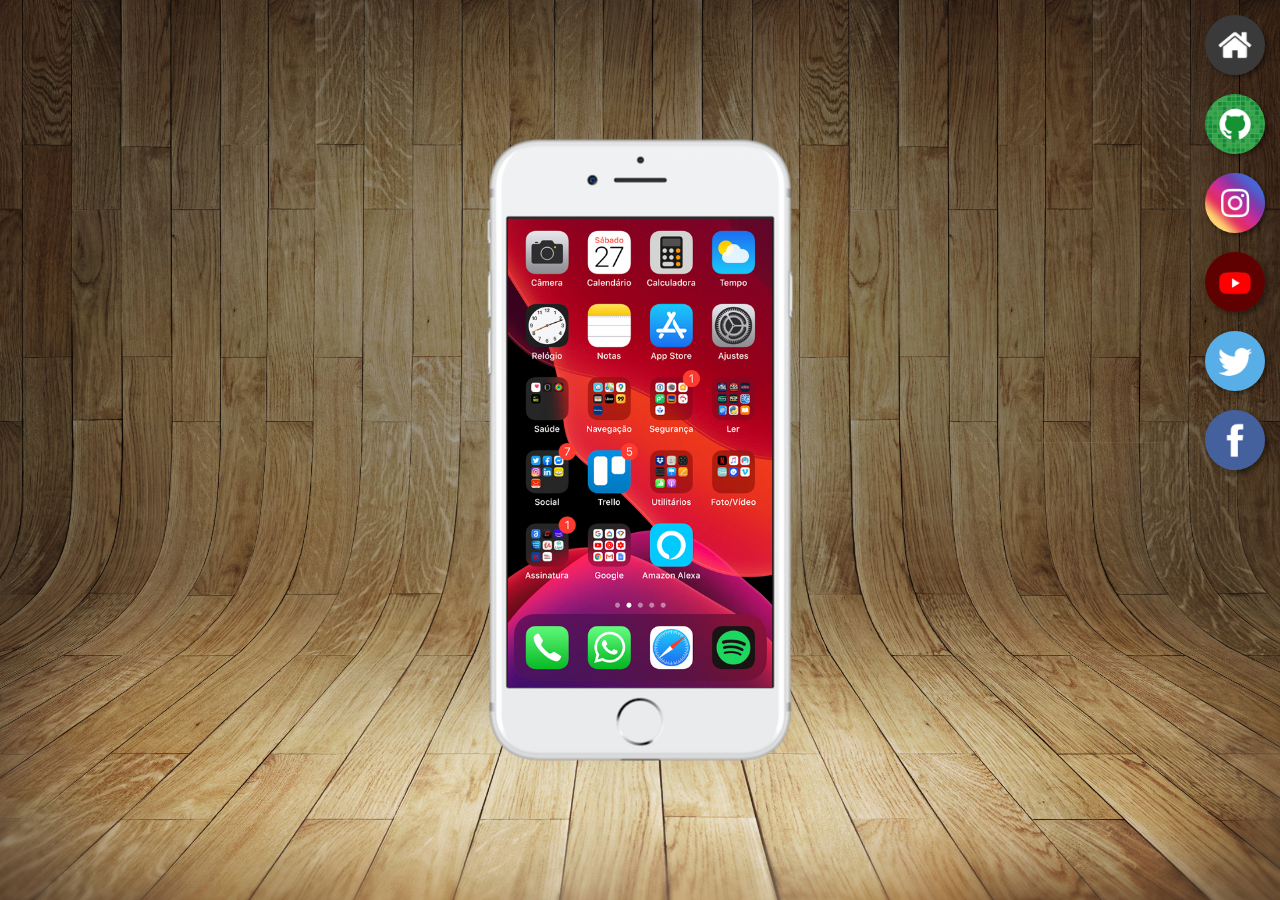
<file: index.html>
<!DOCTYPE html>
<html lang="pt-br">

<head>
    <meta charset="UTF-8">
    <meta http-equiv="X-UA-Compatible" content="IE=edge">
    <meta name="viewport" content="width=device-width, initial-scale=1.0">
    <link rel="shortcut icon" href="favicon.ico" type="image/x-icon">
    <link rel="stylesheet" href="estilos/style.css">
    <title>Projeto Rede Social</title>
</head>

<body>
    <main>
        <section id="celular">
            <iframe src="home.html" name="tela" id="tela" frameborder="0">
            </iframe>

        </section>
        <section id="icones_sociais">
            <a href="home.html" target="tela"><img src="img/logo-home.jpg" alt="Home"></a>

            <a href="github.html" target="tela"><img src="img/logo-github.jpg" alt="Github"></a>

            <a href="instagram.html" target="tela"><img src="img/logo-instagram.jpg" alt="Instagram"></a>

            <a href="youtube.html" target="tela"><img src="img/logo-youtube.jpg" alt="Youtube"></a>

            <a href="" target="tela"><img src="img/logo-twitter.jpg" alt="Twitter"></a>

            <a href="" target="tela"><img src="img/logo-facebook.jpg" alt="Facebook"></a>
        </section>
    </main>
</body>

</html>
</file>
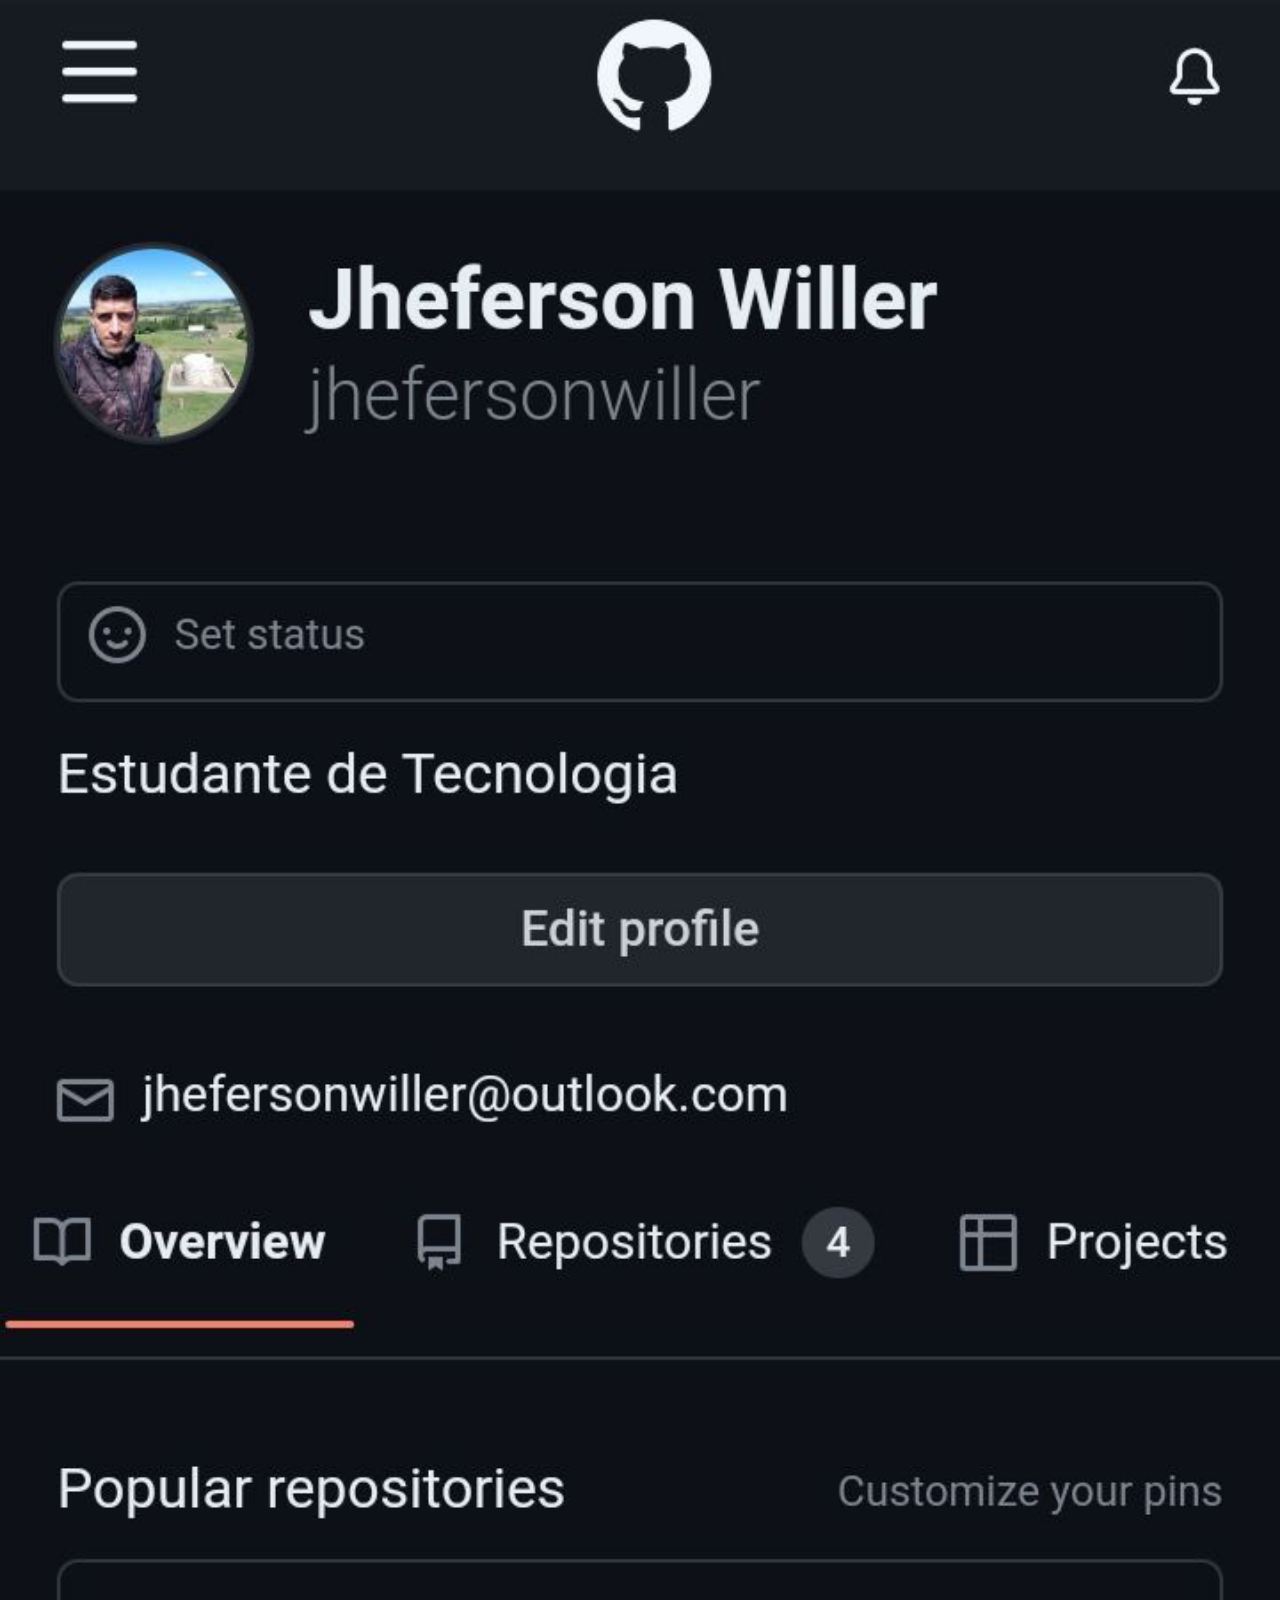
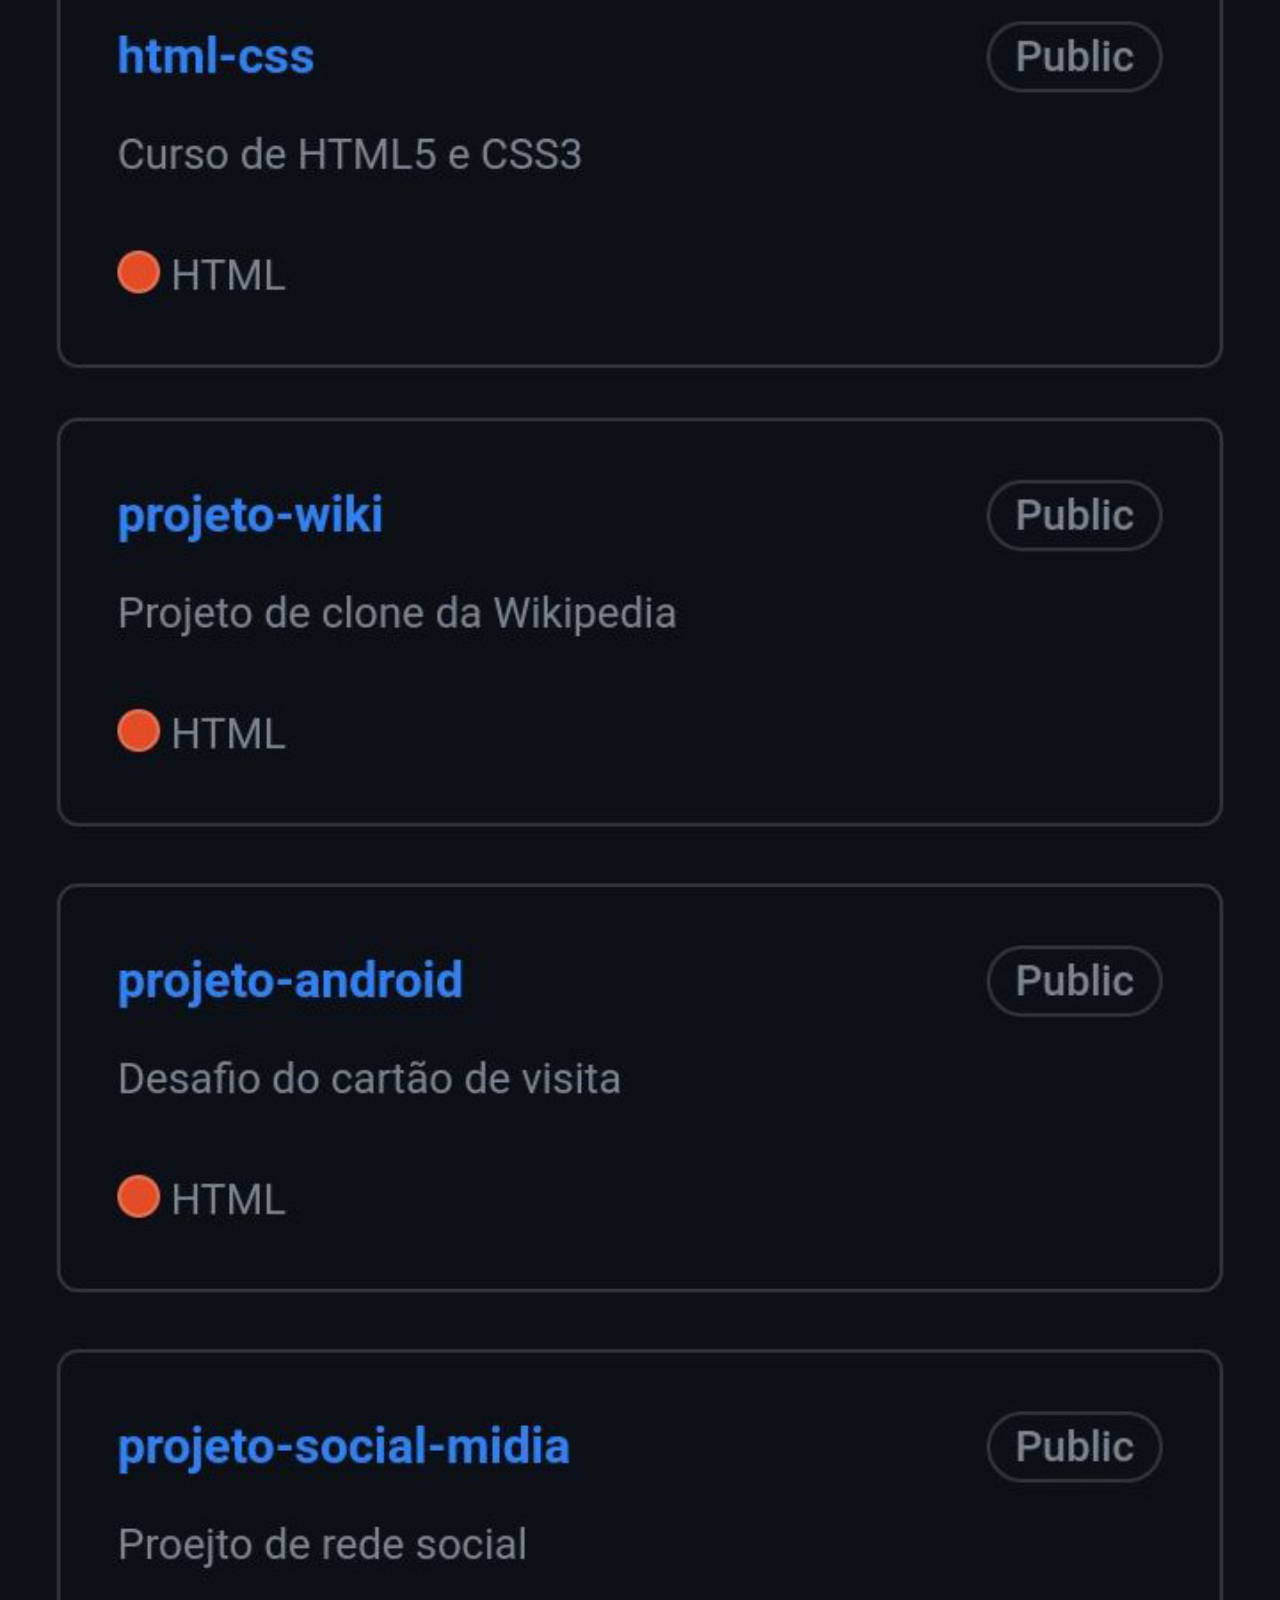
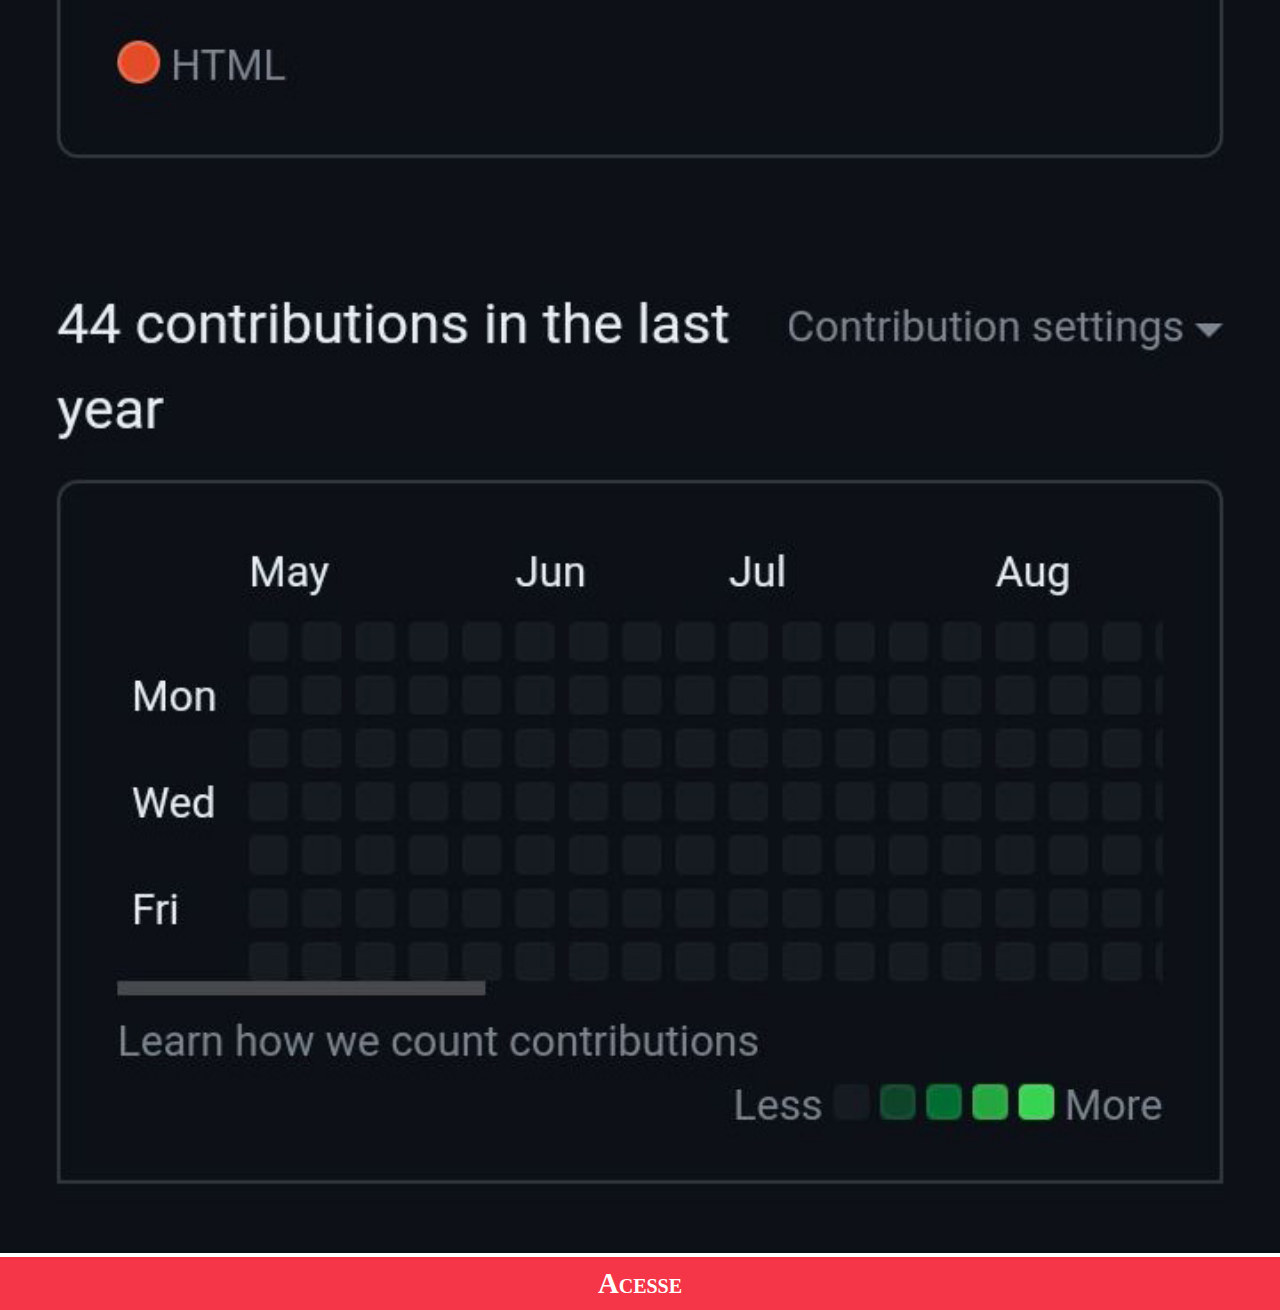
<file: github.html>
<!DOCTYPE html>
<html lang="pt-br">

<head>
    <meta charset="UTF-8">
    <meta http-equiv="X-UA-Compatible" content="IE=edge">
    <meta name="viewport" content="width=device-width, initial-scale=1.0">
    <link rel="stylesheet" href="estilos/sites.css">
    <title>Github</title>
</head>

<body>
    <img src="img/tela-github.jpg" alt="Github">
    <a href="https://github.com/jhefersonwiller" target="_blank">Acesse</a>
</body>

</html>
</file>
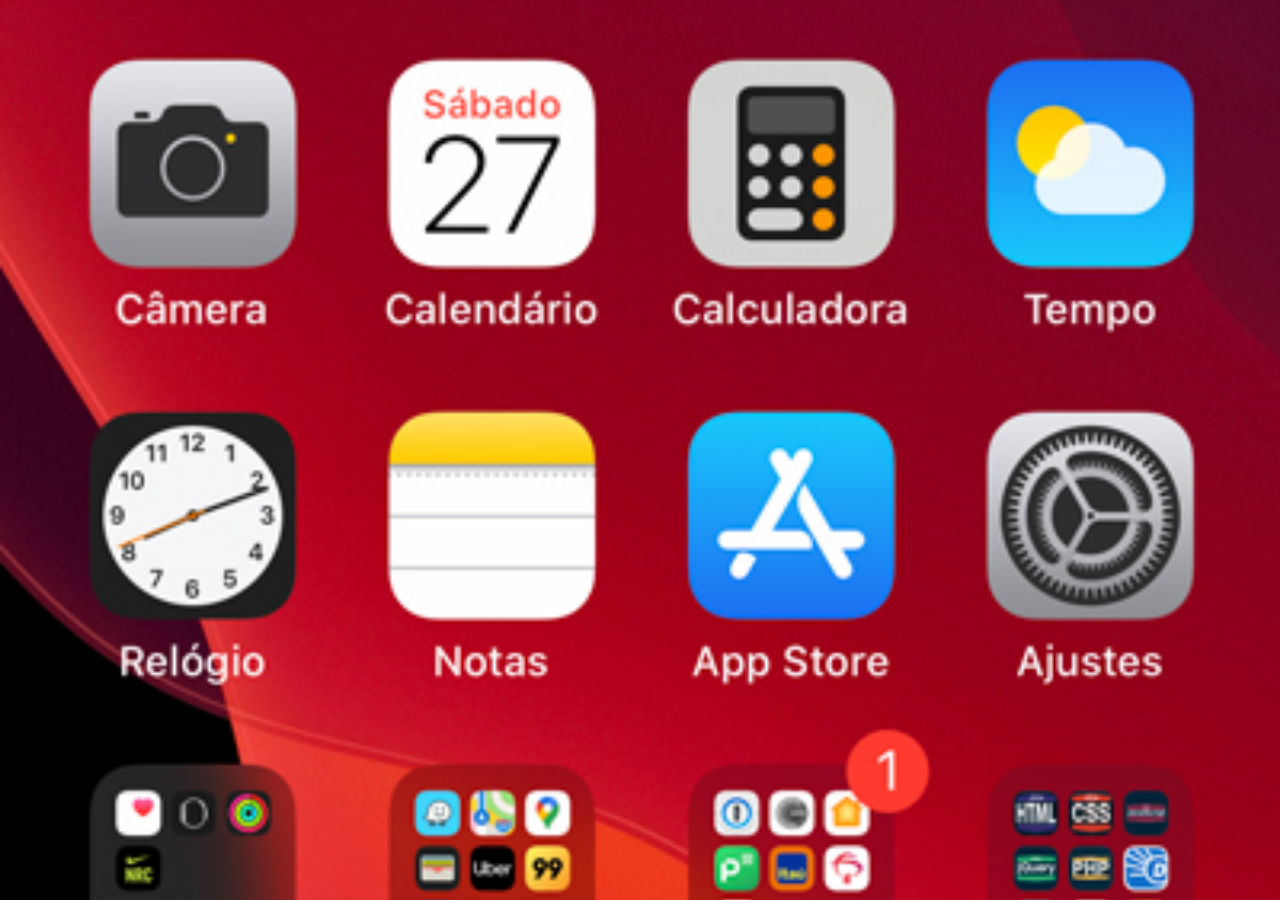
<file: home.html>
<!DOCTYPE html>
<html lang="pt-br">

<head>
    <meta charset="UTF-8">
    <meta http-equiv="X-UA-Compatible" content="IE=edge">
    <meta name="viewport" content="width=device-width, initial-scale=1.0">
    <title>Tela Home</title>
    <style>
        * {
            margin: 0px;
            padding: 0px;
        }

        body {
            height: 100vh;
            width: 100vw;
            background-image: url(img/tela-home.jpg);
            background-repeat: no-repeat;
            background-position: top center;
            background-size: cover;
        }
    </style>
</head>

<body>

</body>

</html>
</file>
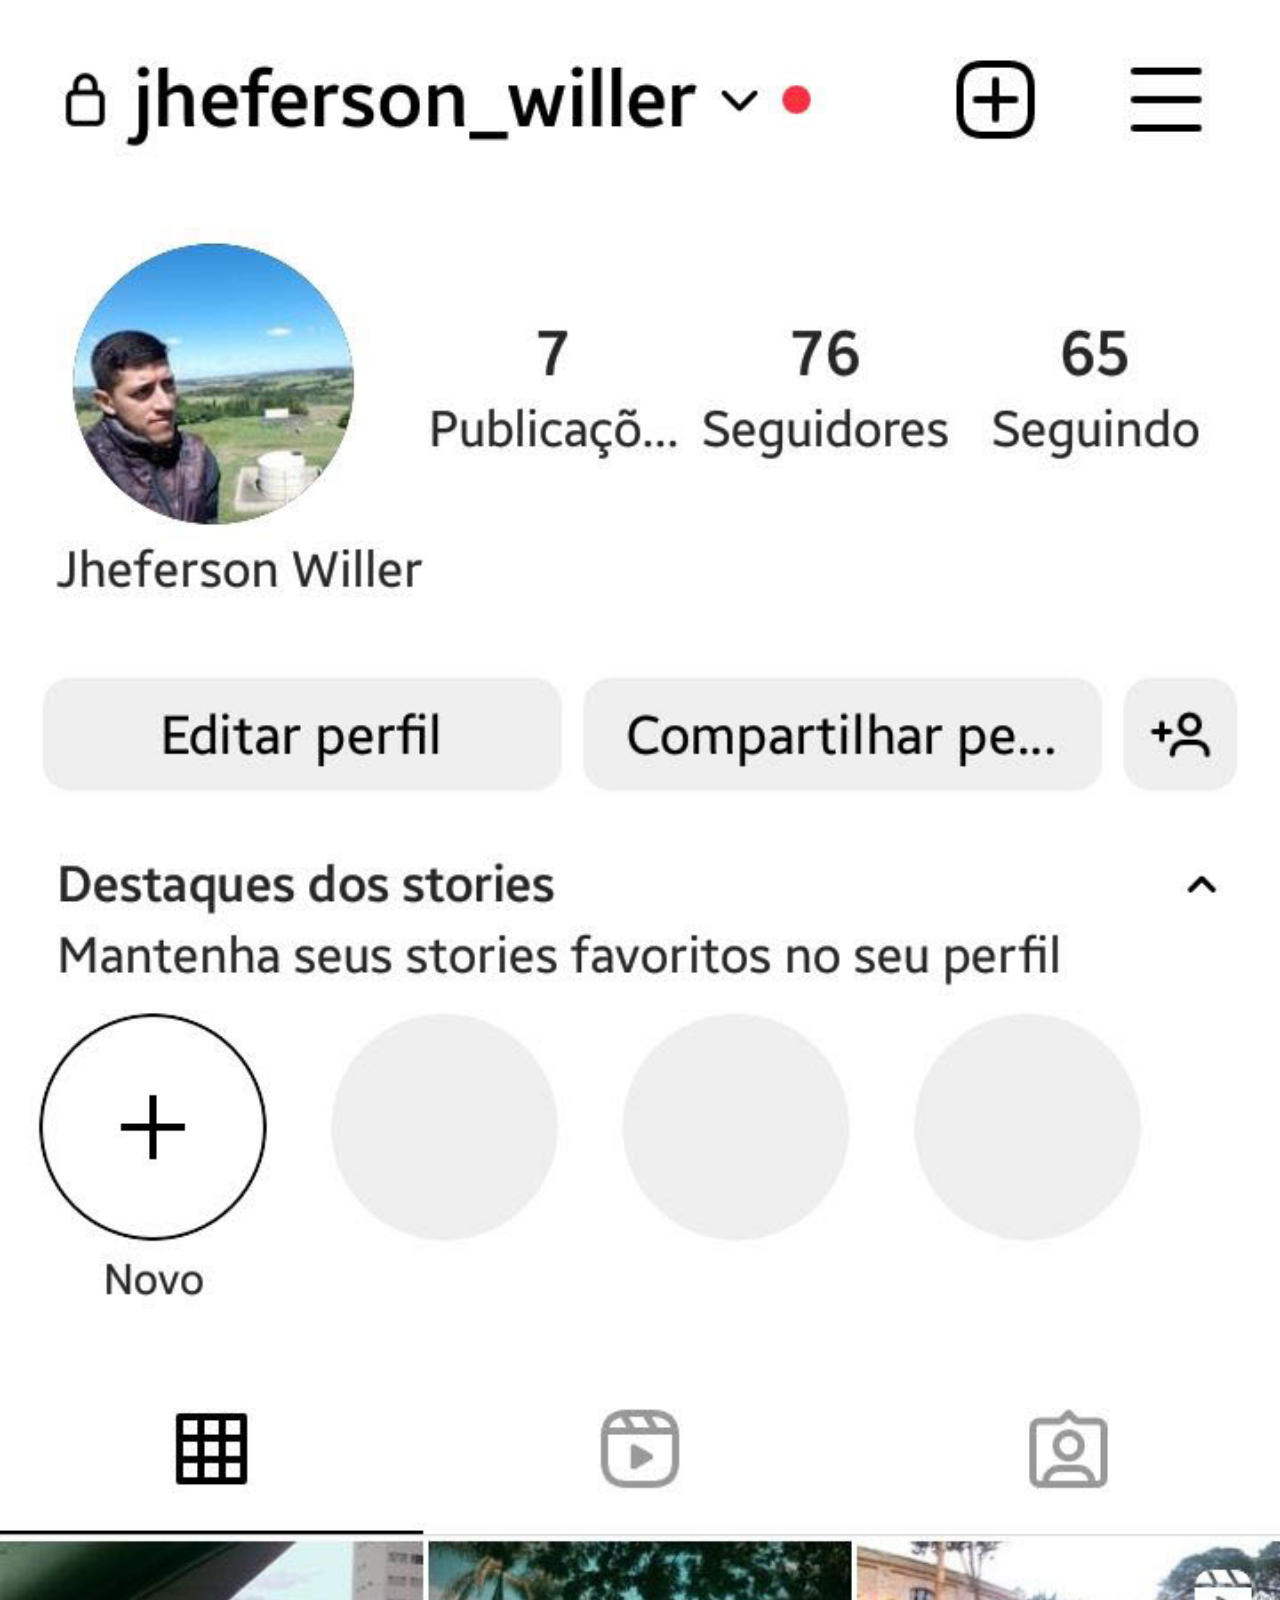
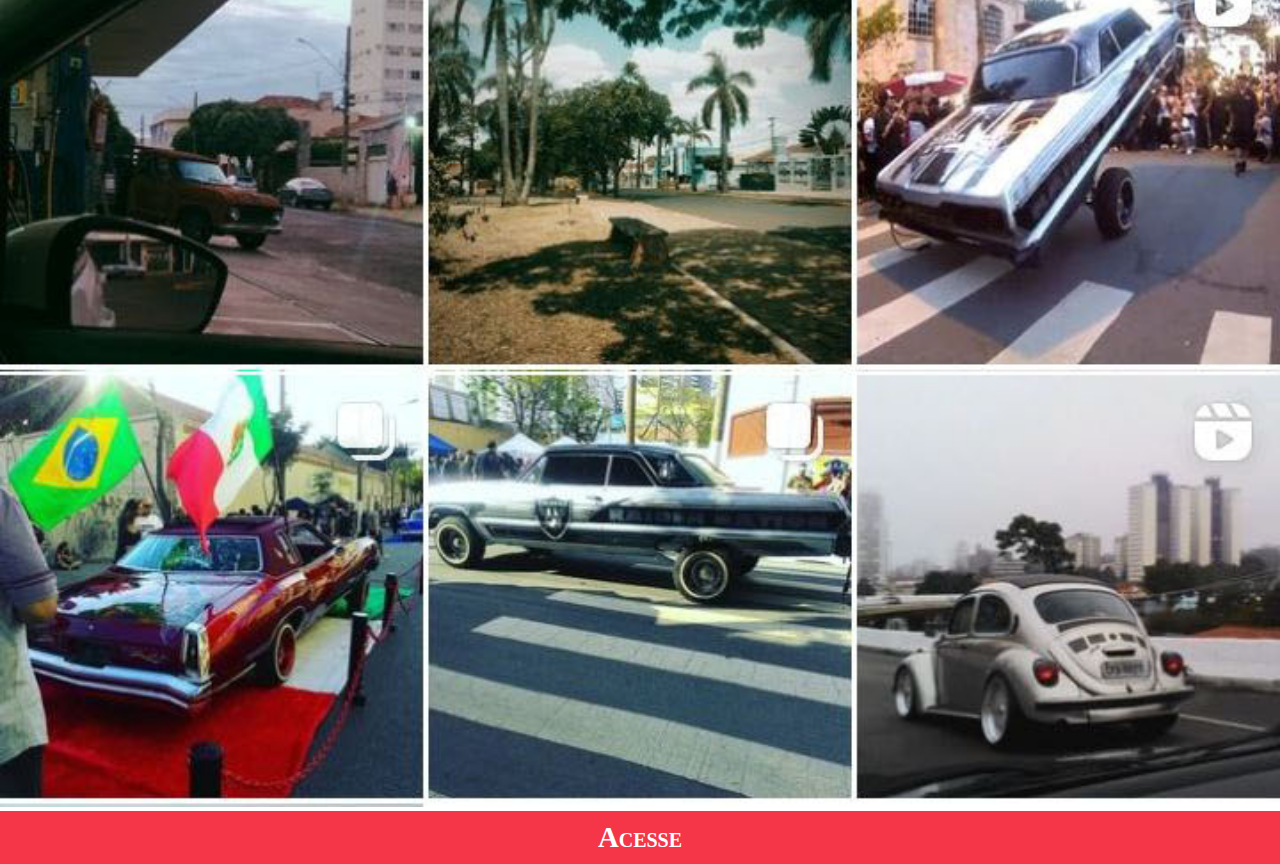
<file: instagram.html>
<!DOCTYPE html>
<html lang="pt-br">

<head>
    <meta charset="UTF-8">
    <meta http-equiv="X-UA-Compatible" content="IE=edge">
    <meta name="viewport" content="width=device-width, initial-scale=1.0">
    <link rel="stylesheet" href="estilos/sites.css">
    <title>Instagram</title>
</head>

<body>
    <img src="img/tela-instagram.jpg" alt="Instagram">
    <a href="https://www.instagram.com/" target="_blank">Acesse</a>
</body>

</html>
</file>
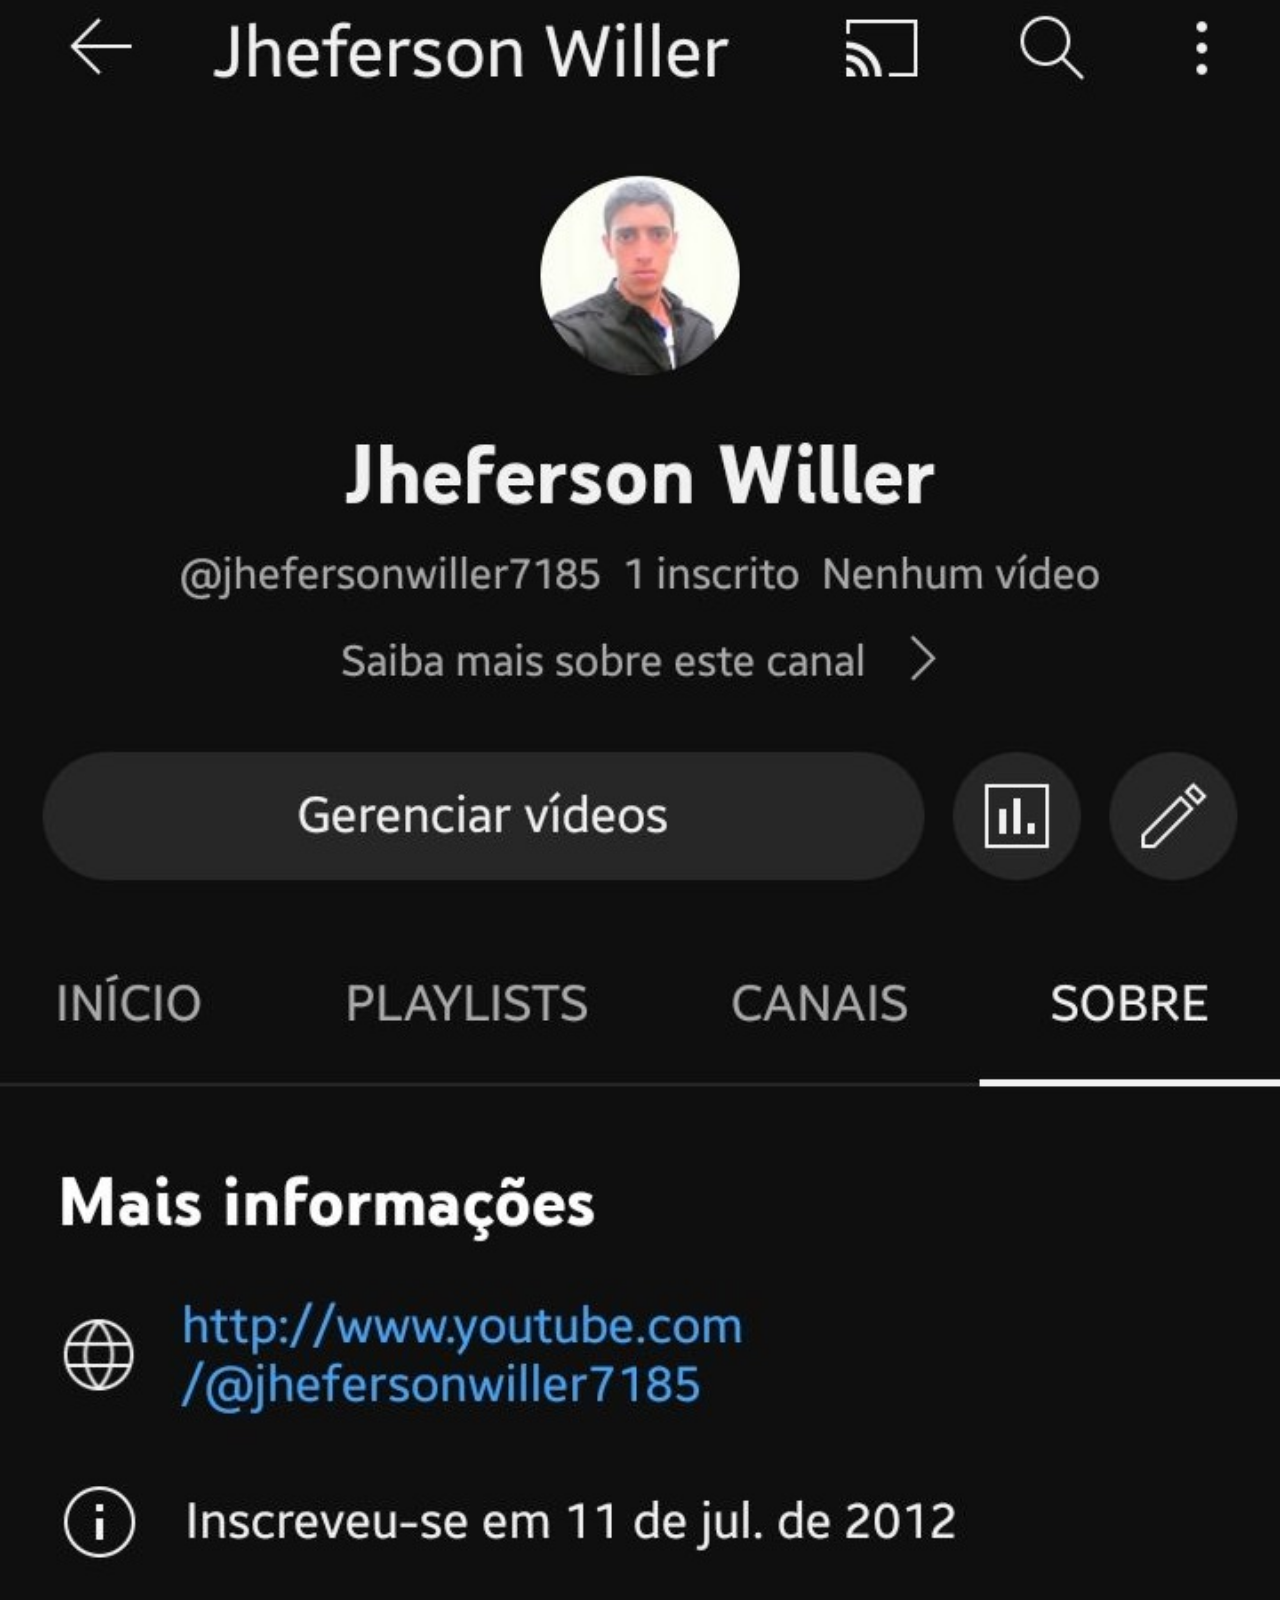
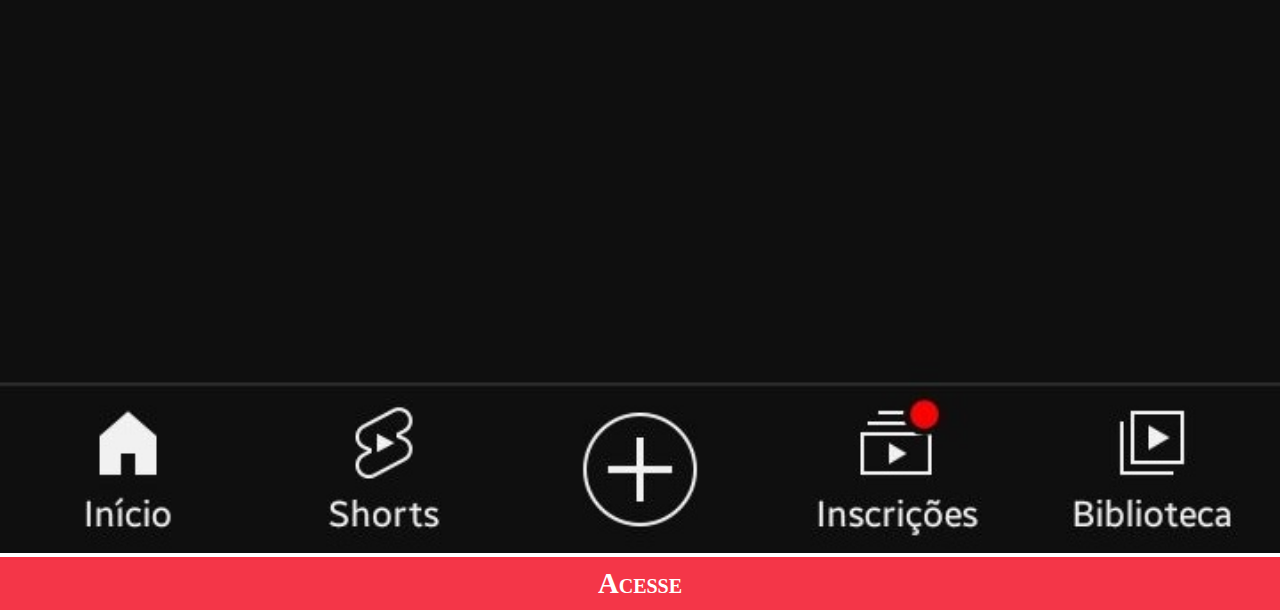
<file: youtube.html>
<!DOCTYPE html>
<html lang="pt-br">

<head>
    <meta charset="UTF-8">
    <meta http-equiv="X-UA-Compatible" content="IE=edge">
    <meta name="viewport" content="width=device-width, initial-scale=1.0">
    <link rel="stylesheet" href="estilos/sites.css">
    <title>Youtube</title>
</head>

<body>
    <img src="img/tela-youtube.jpg" alt="youtube">
    <a href="https://www.youtube.com/@jhefersonwiller7185/featured" target="_blank">Acesse</a>
</body>

</html>
</file>
<file: estilos/style.css>
@charset "UTF-8";

* {
    margin: 0px;
    padding: 0px;
    box-sizing: border-box;
}

main {
    width: 100vw;
}

html,
body {
    height: 100vh;
    width: 100vw;
}

body {
    background-image: url(../img/fundo-madeira.jpg);
    background-position: top center;
    background-repeat: no-repeat;
    background-attachment: fixed;
    background-size: cover;
}

section#celular {
    position: absolute;
    top: 50%;
    left: 50%;
    transform: translate(-50%, -50%);
    height: 627px;
    width: 311px;
    background: url(../img/frame-iphone.png);
    background-repeat: no-repeat;
    background-position: top center;
}

iframe {
    position: absolute;
    top: 82px;
    left: 23px;
    height: 469px;
    width: 265px;
    border-radius: 2px;
}

section#icones_sociais {
    display: flex;
    flex-direction: column;
    align-items: flex-end;
}

section#icones_sociais img {
    height: 60px;
    border-radius: 50%;
    margin: 15px 15px 0 0;
    transition: 100ms ease-in-out;
    box-shadow: 3px 3px 5px rgba(0, 0, 0, 0.4);
}

section#icones_sociais img:hover {
    box-shadow: 5px 5px 8px rgba(0, 0, 0, 0.6);
    border: 2px solid #000;
    transform: translate(-2px, -1px);
}

@media (max-width: 740px) {
    html {
        -webkit-tap-highlight-color: rgba(0, 0, 0, 0);
    }

    main {
        width: 100vw;
    }

    section#celular {
        position: absolute;
        top: 50%;
        left: 50%;
        transform: translate(-65%, -50%);
        height: 544px;
        width: 270px;
        background: url(../img/frame-iphone-mquery.png);
        background-repeat: no-repeat;
        background-position: top center;
    }

    iframe {
        position: absolute;
        top: 70px;
        left: 20px;
        height: 408px;
        width: 231px;
        border-radius: 2px;
    }
}
</file>
<file: estilos/sites.css>
@charset "UTF-8";

::-webkit-scrollbar {
    width: 0;
}

* {
    margin: 0px;
    padding: 0px;
}

img {
    width: 100vw;
}

a {
    display: block;
    background-color: #f43648;
    color: #fff;
    text-decoration: none;
    font-weight: bold;
    font-size: 1.8em;
    padding: 10px;
    text-align: center;
    font-variant: small-caps;
}

a:hover {
    background-color: #aa2532;
    font-size: 1.7em;
}
</file>
